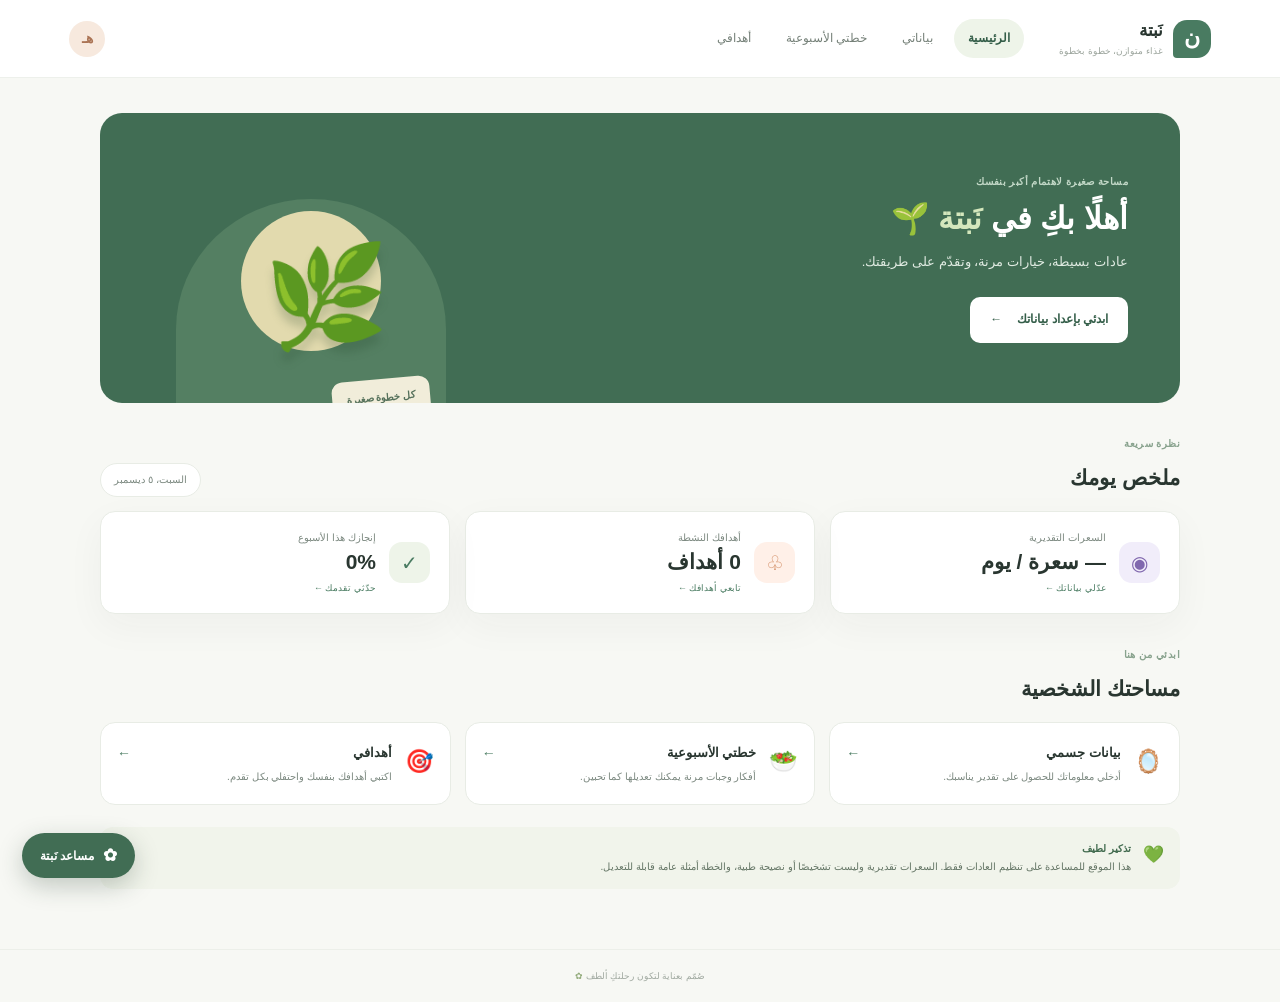
<file: index.html>
<!doctype html>
<html lang="ar" dir="rtl">
<head><meta charset="utf-8"><meta name="viewport" content="width=device-width,initial-scale=1"><meta name="theme-color" content="#f5f7ef"><title>نَبتة | يومك بتوازن</title><link rel="stylesheet" href="style.css"><script defer src="script.js"></script><script defer src="assistant.js"></script></head>
<body><header class="topbar"><a class="brand" href="index.html"><span class="brand-mark">ن</span><span>نَبتة<small>غذاء متوازن، خطوة بخطوة</small></span></a><button class="menu-toggle" aria-label="فتح القائمة">☰</button><nav class="nav"><a class="active" href="index.html">الرئيسية</a><a href="body.html">بياناتي</a><a href="plan.html">خطتي الأسبوعية</a><a href="goals.html">أهدافي</a></nav><span class="avatar">هـ</span></header>
<main class="container"><section class="hero"><div><p class="eyebrow">مساحة صغيرة لاهتمام أكبر بنفسك</p><h1>أهلًا بكِ في <em>نَبتة</em> 🌱</h1><p class="hero-copy">عادات بسيطة، خيارات مرنة، وتقدّم على طريقتك.</p><a class="button button-light" href="body.html">ابدئي بإعداد بياناتك <span>←</span></a></div><div class="hero-art"><div class="sun"></div><div class="plant">🌿</div><div class="hero-note">كل خطوة صغيرة<br>تُحسب لكِ ✨</div></div></section>
<section class="section-head"><div><p class="eyebrow">نظرة سريعة</p><h2>ملخص يومك</h2></div><span class="date-chip" id="today-label"></span></section><section class="stats-grid"><article class="stat-card"><div class="stat-icon lilac">◉</div><span>السعرات التقديرية</span><strong id="dashboard-calories">— <small>سعرة / يوم</small></strong><a href="body.html">عدّلي بياناتك ←</a></article><article class="stat-card"><div class="stat-icon peach">♧</div><span>أهدافك النشطة</span><strong id="dashboard-goals">0 <small>أهداف</small></strong><a href="goals.html">تابعي أهدافك ←</a></article><article class="stat-card"><div class="stat-icon mint">✓</div><span>إنجازك هذا الأسبوع</span><strong id="dashboard-progress">0<small>%</small></strong><a href="goals.html">حدّثي تقدمك ←</a></article></section>
<section class="section-head"><div><p class="eyebrow">ابدئي من هنا</p><h2>مساحتك الشخصية</h2></div></section><section class="quick-grid"><a class="quick-card" href="body.html"><span class="quick-emoji">🪞</span><div><h3>بيانات جسمي</h3><p>أدخلي معلوماتك للحصول على تقدير يناسبك.</p></div><span class="arrow">←</span></a><a class="quick-card" href="plan.html"><span class="quick-emoji">🥗</span><div><h3>خطتي الأسبوعية</h3><p>أفكار وجبات مرنة يمكنك تعديلها كما تحبين.</p></div><span class="arrow">←</span></a><a class="quick-card" href="goals.html"><span class="quick-emoji">🎯</span><div><h3>أهدافي</h3><p>اكتبي أهدافك بنفسك واحتفلي بكل تقدم.</p></div><span class="arrow">←</span></a></section><aside class="notice"><span>💚</span><p><strong>تذكير لطيف</strong><br>هذا الموقع للمساعدة على تنظيم العادات فقط. السعرات تقديرية وليست تشخيصًا أو نصيحة طبية، والخطة أمثلة عامة قابلة للتعديل.</p></aside></main><footer>صُمّم بعناية لتكون رحلتكِ ألطف <span>✿</span></footer></body></html>
</file>
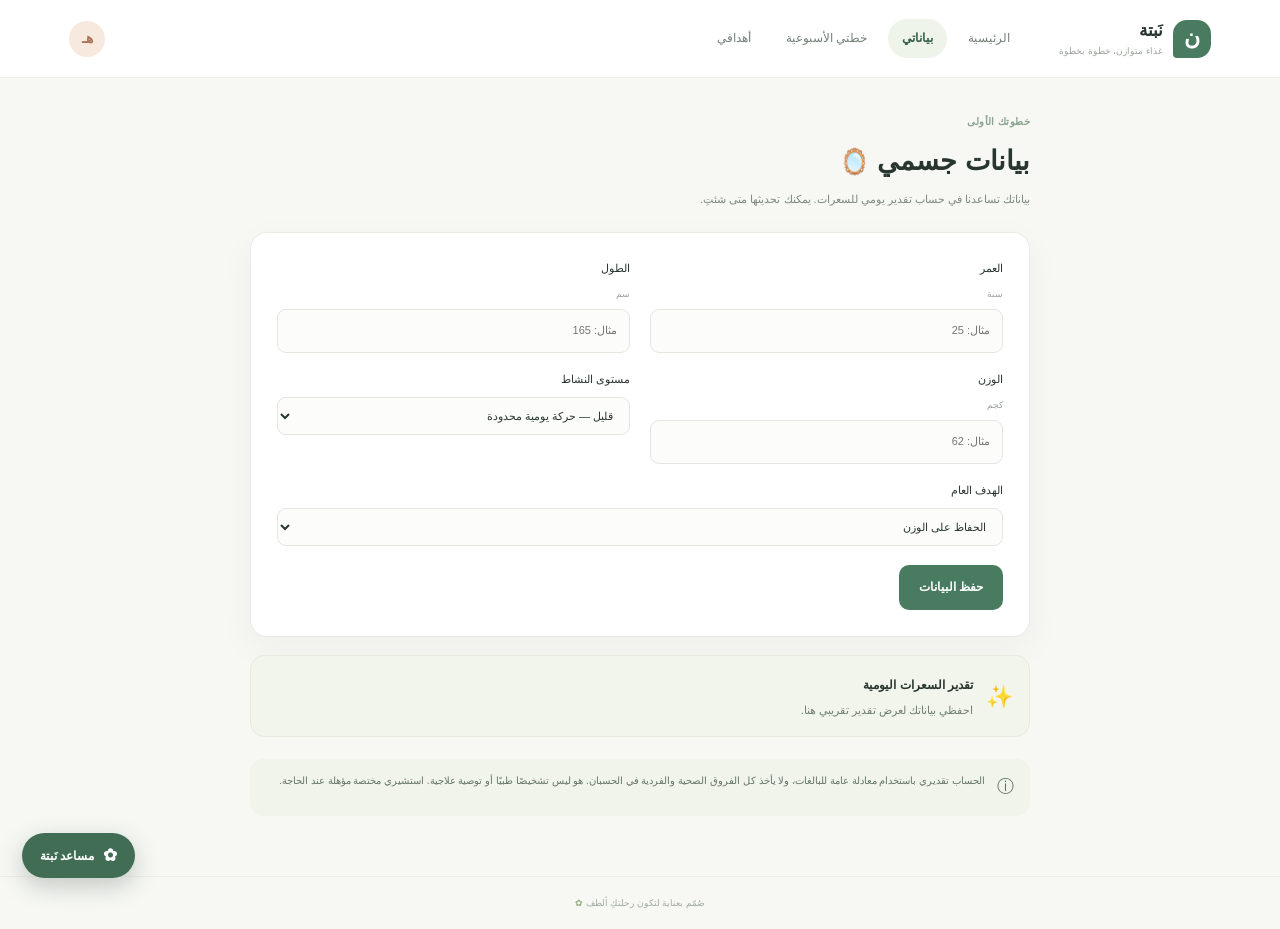
<file: body.html>
<!doctype html><html lang="ar" dir="rtl"><head><meta charset="utf-8"><meta name="viewport" content="width=device-width,initial-scale=1"><title>بيانات جسمي | نَبتة</title><link rel="stylesheet" href="style.css"><script defer src="script.js"></script><script defer src="assistant.js"></script></head><body><header class="topbar"><a class="brand" href="index.html"><span class="brand-mark">ن</span><span>نَبتة<small>غذاء متوازن، خطوة بخطوة</small></span></a><button class="menu-toggle" aria-label="فتح القائمة">☰</button><nav class="nav"><a href="index.html">الرئيسية</a><a class="active" href="body.html">بياناتي</a><a href="plan.html">خطتي الأسبوعية</a><a href="goals.html">أهدافي</a></nav><span class="avatar">هـ</span></header><main class="container narrow"><div class="page-intro"><p class="eyebrow">خطوتك الأولى</p><h1>بيانات جسمي <span>🪞</span></h1><p>بياناتك تساعدنا في حساب تقدير يومي للسعرات. يمكنك تحديثها متى شئتِ.</p></div><form id="body-form" class="panel form-grid"><label>العمر <span class="unit">سنة</span><input type="number" name="age" min="14" max="100" placeholder="مثال: 25" required></label><label>الطول <span class="unit">سم</span><input type="number" name="height" min="130" max="220" placeholder="مثال: 165" required></label><label>الوزن <span class="unit">كجم</span><input type="number" name="weight" min="35" max="250" step="0.1" placeholder="مثال: 62" required></label><label>مستوى النشاط<select name="activity"><option value="1.2">قليل — حركة يومية محدودة</option><option value="1.375">خفيف — نشاط خفيف 1–3 أيام أسبوعيًا</option><option value="1.55">متوسط — نشاط 3–5 أيام أسبوعيًا</option><option value="1.725">عالٍ — نشاط قوي 6–7 أيام أسبوعيًا</option></select></label><label class="full">الهدف العام<select name="goal"><option value="maintain">الحفاظ على الوزن</option><option value="lose">تنظيم العادات وتقليل الوزن تدريجيًا</option><option value="gain">تنظيم العادات وزيادة الوزن تدريجيًا</option></select></label><div class="form-actions full"><button class="button" type="submit">حفظ البيانات</button><span id="body-saved" class="success-msg"></span></div></form><div class="calorie-result" id="calorie-result"><span>✨</span><div><strong>تقدير السعرات اليومية</strong><p>احفظي بياناتك لعرض تقدير تقريبي هنا.</p></div></div><aside class="notice"><span>ⓘ</span><p>الحساب تقديري باستخدام معادلة عامة للبالغات، ولا يأخذ كل الفروق الصحية والفردية في الحسبان. هو ليس تشخيصًا طبيًا أو توصية علاجية. استشيري مختصة مؤهلة عند الحاجة.</p></aside></main><footer>صُمّم بعناية لتكون رحلتكِ ألطف <span>✿</span></footer></body></html>
</file>
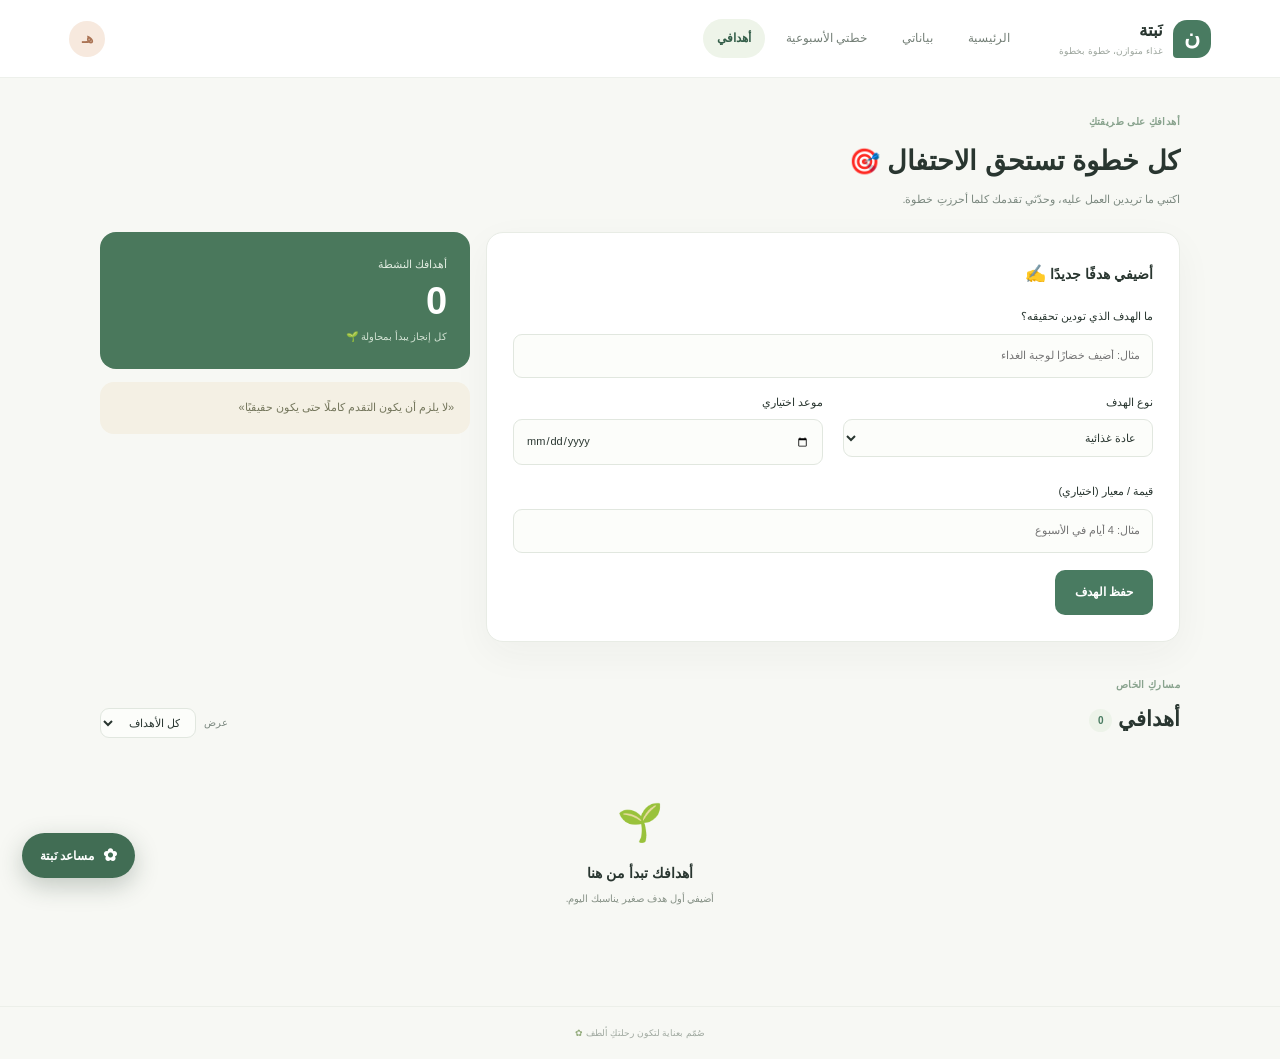
<file: goals.html>
<!doctype html><html lang="ar" dir="rtl"><head><meta charset="utf-8"><meta name="viewport" content="width=device-width,initial-scale=1"><title>أهدافي | نَبتة</title><link rel="stylesheet" href="style.css"><script defer src="script.js"></script><script defer src="assistant.js"></script></head><body><header class="topbar"><a class="brand" href="index.html"><span class="brand-mark">ن</span><span>نَبتة<small>غذاء متوازن، خطوة بخطوة</small></span></a><button class="menu-toggle" aria-label="فتح القائمة">☰</button><nav class="nav"><a href="index.html">الرئيسية</a><a href="body.html">بياناتي</a><a href="plan.html">خطتي الأسبوعية</a><a class="active" href="goals.html">أهدافي</a></nav><span class="avatar">هـ</span></header><main class="container"><div class="page-intro"><p class="eyebrow">أهدافكِ على طريقتكِ</p><h1>كل خطوة تستحق الاحتفال <span>🎯</span></h1><p>اكتبي ما تريدين العمل عليه، وحدّثي تقدمك كلما أحرزتِ خطوة.</p></div><section class="goal-layout"><form id="goal-form" class="panel goal-form"><h2 id="goal-form-title">أضيفي هدفًا جديدًا <span>✍️</span></h2><input type="hidden" name="id"><label>ما الهدف الذي تودين تحقيقه؟<input name="title" maxlength="90" placeholder="مثال: أضيف خضارًا لوجبة الغداء" required></label><div class="form-grid"><label>نوع الهدف<select name="type"><option>عادة غذائية</option><option>حركة ونشاط</option><option>عناية بالنفس</option><option>هدف شخصي</option></select></label><label>موعد اختياري<input type="date" name="dueDate"></label><label class="full">قيمة / معيار (اختياري)<input name="target" maxlength="60" placeholder="مثال: 4 أيام في الأسبوع"></label></div><button class="button" type="submit" id="goal-submit">حفظ الهدف</button><button class="text-button hidden" type="button" id="cancel-edit">إلغاء التعديل</button></form><div class="goal-side"><div class="goal-total-card"><span>أهدافك النشطة</span><strong id="goal-count">0</strong><small>كل إنجاز يبدأ بمحاولة 🌱</small></div><div class="mini-tip">«لا يلزم أن يكون التقدم كاملًا حتى يكون حقيقيًا»</div></div></section><section class="section-head goals-heading"><div><p class="eyebrow">مساركِ الخاص</p><h2>أهدافي <span class="count-pill" id="goal-heading-count">0</span></h2></div><div class="filter-wrap"><label for="goal-filter">عرض</label><select id="goal-filter"><option value="all">كل الأهداف</option><option value="active">النشطة</option><option value="done">المكتملة</option></select></div></section><div id="goal-list" class="goals-list"></div><div id="goal-empty" class="empty-state"><span>🌱</span><h3>أهدافك تبدأ من هنا</h3><p>أضيفي أول هدف صغير يناسبك اليوم.</p></div></main><footer>صُمّم بعناية لتكون رحلتكِ ألطف <span>✿</span></footer></body></html>
</file>
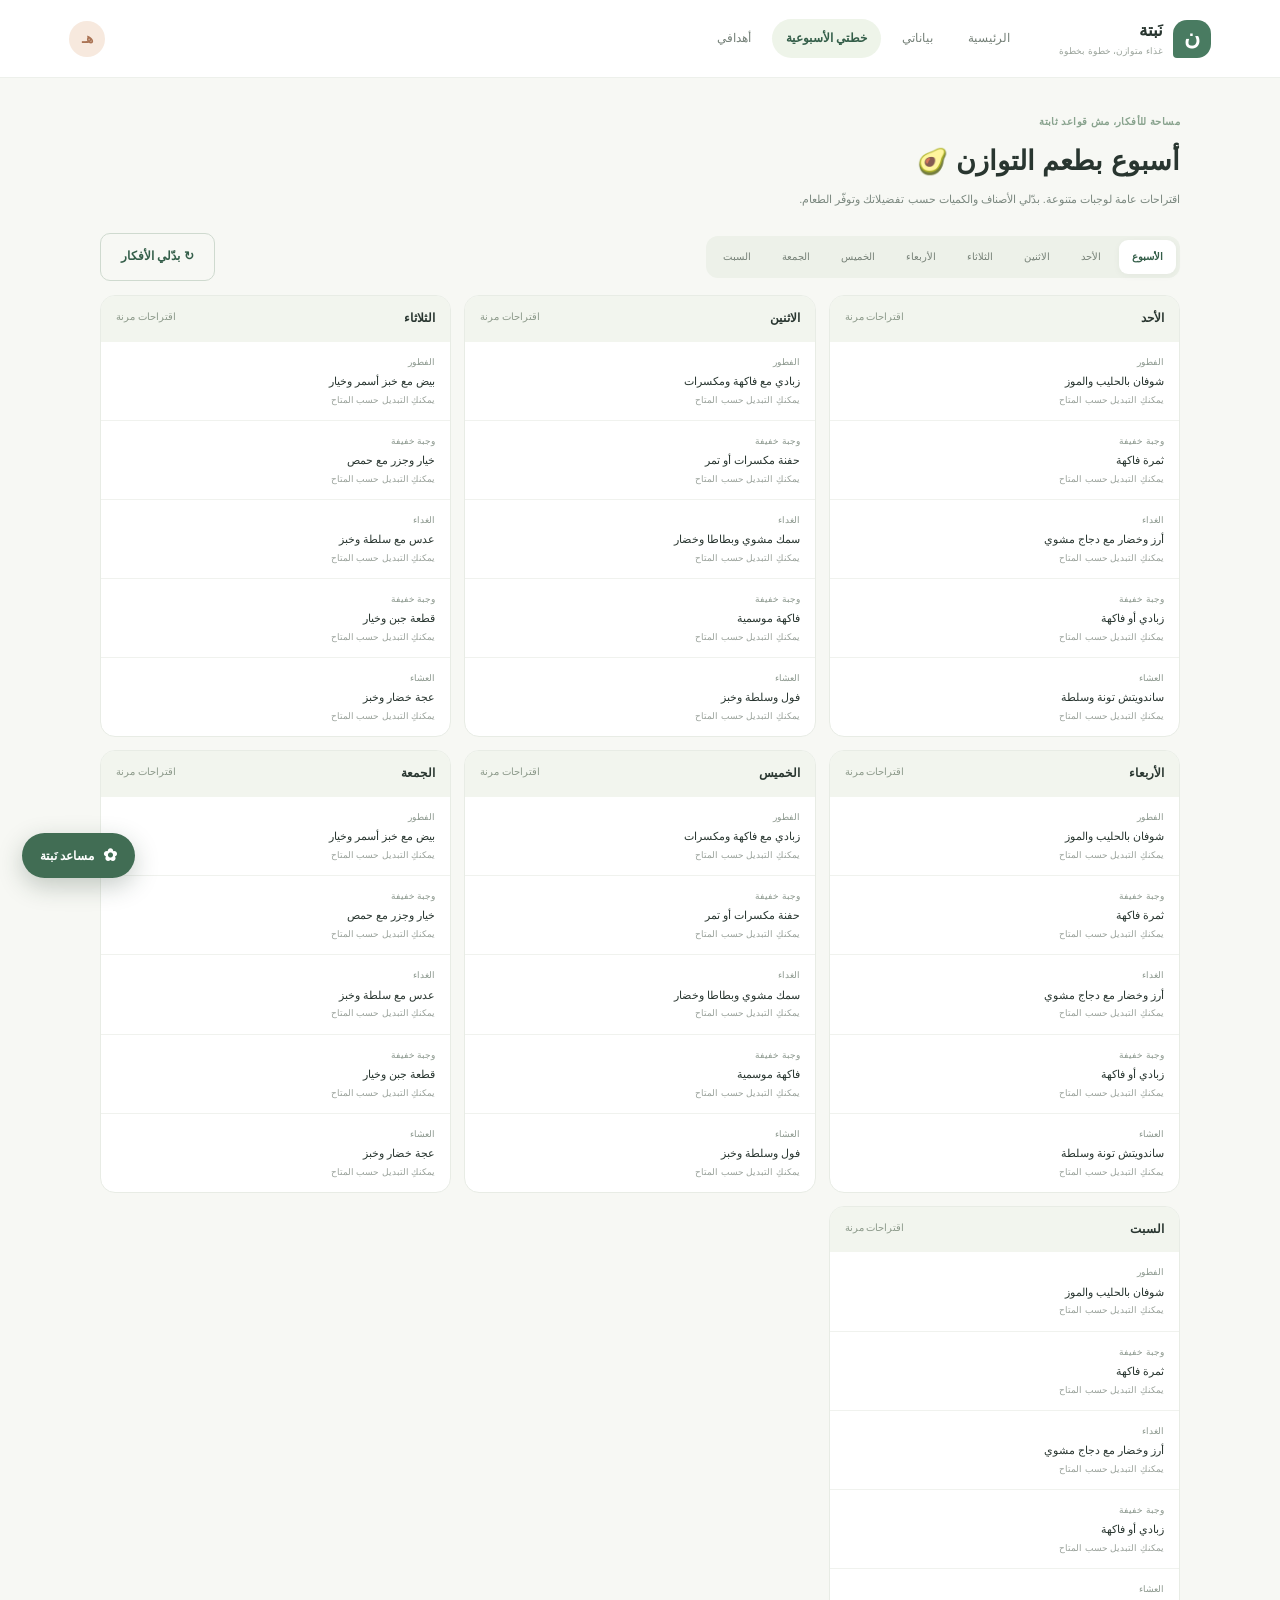
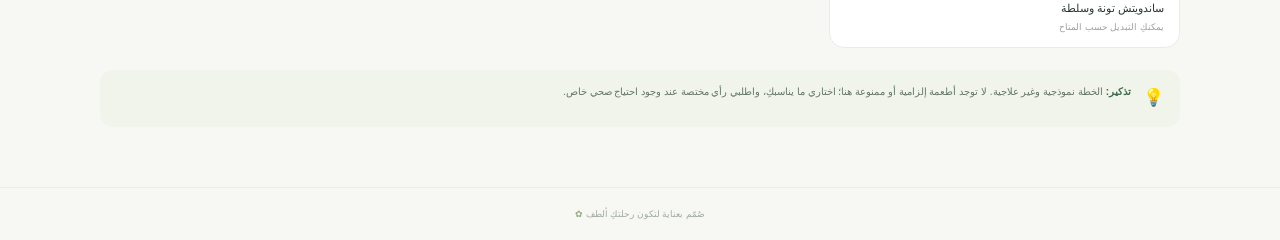
<file: plan.html>
<!doctype html><html lang="ar" dir="rtl"><head><meta charset="utf-8"><meta name="viewport" content="width=device-width,initial-scale=1"><title>خطتي الأسبوعية | نَبتة</title><link rel="stylesheet" href="style.css"><script defer src="script.js"></script><script defer src="assistant.js"></script></head><body><header class="topbar"><a class="brand" href="index.html"><span class="brand-mark">ن</span><span>نَبتة<small>غذاء متوازن، خطوة بخطوة</small></span></a><button class="menu-toggle" aria-label="فتح القائمة">☰</button><nav class="nav"><a href="index.html">الرئيسية</a><a href="body.html">بياناتي</a><a class="active" href="plan.html">خطتي الأسبوعية</a><a href="goals.html">أهدافي</a></nav><span class="avatar">هـ</span></header><main class="container"><div class="page-intro"><p class="eyebrow">مساحة للأفكار، مش قواعد ثابتة</p><h1>أسبوع بطعم التوازن <span>🥑</span></h1><p>اقتراحات عامة لوجبات متنوعة. بدّلي الأصناف والكميات حسب تفضيلاتك وتوفّر الطعام.</p></div><div class="plan-toolbar"><div class="week-tabs" id="week-tabs"></div><button class="button button-outline" id="shuffle-plan">↻ بدّلي الأفكار</button></div><div id="meal-plan" class="meal-grid"></div><aside class="notice"><span>💡</span><p><strong>تذكير:</strong> الخطة نموذجية وغير علاجية. لا توجد أطعمة إلزامية أو ممنوعة هنا؛ اختاري ما يناسبكِ، واطلبي رأي مختصة عند وجود احتياج صحي خاص.</p></aside></main><footer>صُمّم بعناية لتكون رحلتكِ ألطف <span>✿</span></footer></body></html>
</file>
<file: style.css>
:root{--ink:#293630;--muted:#7c8980;--green:#497b61;--green-dark:#345e49;--pale:#eef4e9;--paper:#fff;--line:#e8ece5;--bg:#f7f8f4;--peach:#fff0e8;--lav:#f1edfa;--shadow:0 12px 38px #26372b0b}*{box-sizing:border-box}body{margin:0;background:var(--bg);color:var(--ink);font-family:'Tahoma','Arial',sans-serif;font-size:14px;line-height:1.8}a{color:inherit;text-decoration:none}button,input,select{font:inherit}.topbar{height:78px;background:#fff;display:flex;align-items:center;padding:0 max(calc((100% - 1160px)/2),5.4%);gap:35px;border-bottom:1px solid #edf0eb}.brand{display:flex;align-items:center;gap:10px;font-weight:700;font-size:17px;line-height:1.3;white-space:nowrap}.brand small{display:block;color:#9ba49c;font-size:9px;font-weight:400;margin-top:4px}.brand-mark{width:38px;height:38px;background:var(--green);border-radius:14px 14px 14px 4px;color:white;display:grid;place-items:center;font-size:22px}.nav{display:flex;align-items:center;gap:7px;flex:1}.nav a{padding:9px 14px;border-radius:22px;color:#758078;font-size:12px;transition:.2s}.nav a:hover,.nav a.active{background:var(--pale);color:var(--green-dark);font-weight:600}.avatar{width:36px;height:36px;border-radius:50%;background:#f7e9de;color:#aa7354;display:grid;place-items:center;font-weight:600}.menu-toggle{display:none;border:0;background:none;color:var(--ink);font-size:20px}.container{width:min(1080px,90%);margin:35px auto 60px}.narrow{max-width:780px}.hero{min-height:290px;background:#416d54;border-radius:22px;padding:42px 52px;color:white;display:flex;position:relative;overflow:hidden;align-items:center}.hero>div:first-child{z-index:2}.eyebrow{font-size:10px;text-transform:uppercase;letter-spacing:.04em;color:#89a38e;font-weight:600;margin:0 0 6px}.hero .eyebrow{color:#c1d7c6}.hero h1{font-size:31px;line-height:1.45;margin:0 0 8px;font-weight:600}.hero h1 em{font-style:normal;color:#d4e7bd}.hero-copy{color:#e0ebe2;margin:0 0 24px;font-size:13px}.button{border:0;border-radius:10px;background:var(--green);color:white;padding:12px 20px;cursor:pointer;font-weight:600;font-size:12px;transition:.18s;display:inline-flex;gap:15px;align-items:center;justify-content:center}.button:hover{background:var(--green-dark);transform:translateY(-1px)}.button-light{background:#fff;color:var(--green-dark)}.button-light:hover{background:#eff4e9;color:var(--green-dark)}.button-outline{background:transparent;border:1px solid #cfdacf;color:var(--green-dark)}.button-outline:hover{background:var(--pale)}.hero-art{position:absolute;left:7%;bottom:-56px;width:270px;height:260px;background:#547f62;border-radius:50% 50% 0 0;display:grid;place-items:center}.sun{position:absolute;width:140px;height:140px;border-radius:50%;background:#e2daae;top:12px;left:65px}.plant{position:absolute;z-index:1;top:7px;left:88px;font-size:100px;filter:drop-shadow(0 10px 4px #1f422533)}.hero-note{position:absolute;bottom:24px;right:15px;background:#f1edda;color:#54705a;padding:10px 14px;border-radius:11px;font-size:10px;font-weight:600;transform:rotate(-5deg)}.section-head{display:flex;align-items:end;justify-content:space-between;margin:32px 0 14px}.section-head h2,.page-intro h1{font-size:21px;margin:0;font-weight:600}.date-chip{font-size:10px;color:var(--muted);background:#fff;border:1px solid var(--line);border-radius:20px;padding:7px 13px}.stats-grid{display:grid;grid-template-columns:repeat(3,1fr);gap:15px}.stat-card{background:#fff;border:1px solid var(--line);border-radius:15px;padding:17px 19px;display:grid;grid-template-columns:43px 1fr;column-gap:11px;align-items:center;box-shadow:var(--shadow)}.stat-icon{width:41px;height:41px;border-radius:13px;display:grid;place-items:center;font-size:20px;grid-row:span 3}.lilac{background:var(--lav);color:#8068ae}.peach{background:var(--peach);color:#d18a61}.mint{background:var(--pale);color:var(--green)}.stat-card>span{font-size:10px;color:var(--muted)}.stat-card strong{font-size:21px;font-weight:600;line-height:1.45}.stat-card strong small{font-size:9px;color:#929c94;font-weight:400}.stat-card>a{font-size:9px;color:var(--green);margin-top:3px}.quick-grid{display:grid;grid-template-columns:repeat(3,1fr);gap:14px}.quick-card{display:flex;gap:13px;align-items:flex-start;background:white;padding:18px 16px;border:1px solid var(--line);border-radius:15px;transition:.2s}.quick-card:hover{transform:translateY(-3px);box-shadow:var(--shadow)}.quick-emoji{font-size:23px}.quick-card h3{margin:0;font-size:13px}.quick-card p{font-size:10px;color:var(--muted);margin:3px 0 0;line-height:1.8}.arrow{margin-right:auto;color:var(--green)}.notice{margin-top:22px;border-radius:13px;background:#f1f4eb;color:#657666;padding:13px 16px;display:flex;gap:12px;align-items:flex-start;font-size:10px}.notice>span{font-size:17px}.notice p{margin:0}.notice strong{color:#426b4f}.page-intro{margin:14px 0 23px}.page-intro h1{font-size:27px;margin:0 0 4px}.page-intro h1 span{font-size:25px}.page-intro>p:last-child{color:var(--muted);font-size:11px;margin:0}.panel{background:#fff;border:1px solid var(--line);border-radius:17px;padding:26px;box-shadow:var(--shadow)}.form-grid{display:grid;grid-template-columns:1fr 1fr;gap:17px 20px}.form-grid label,.goal-form label{font-size:11px;font-weight:500;display:flex;flex-direction:column;gap:7px}.form-grid input,.form-grid select,.goal-form input,.goal-form select,.filter-wrap select{width:100%;border:1px solid #e1e7df;background:#fcfdfa;border-radius:9px;padding:11px 12px;color:var(--ink);outline:none;font-size:11px}.form-grid input:focus,.form-grid select:focus,.goal-form input:focus,.goal-form select:focus{border-color:#7fa289;box-shadow:0 0 0 3px #497b6116}.unit{font-size:9px;color:#99a29b}.full{grid-column:1/-1}.form-actions{display:flex;align-items:center;gap:12px;margin-top:2px}.success-msg{color:var(--green);font-size:10px}.calorie-result{margin:18px 0 0;background:#f2f5ec;border:1px solid #e5ecdf;border-radius:14px;padding:16px;display:flex;gap:13px;align-items:center}.calorie-result>span{font-size:22px}.calorie-result strong{font-size:12px}.calorie-result p{margin:3px 0 0;color:#6e7e70;font-size:11px}.calorie-value{font-size:19px!important;color:var(--green-dark)}.plan-toolbar{display:flex;justify-content:space-between;align-items:center;margin:24px 0 14px}.week-tabs{display:flex;gap:5px;background:#edf1e9;border-radius:12px;padding:4px}.week-tabs button{border:0;border-radius:9px;padding:8px 13px;background:transparent;color:#778278;cursor:pointer;font-size:10px}.week-tabs button.active{background:#fff;color:var(--green-dark);font-weight:600;box-shadow:0 2px 7px #2438270c}.meal-grid{display:grid;grid-template-columns:repeat(3,1fr);gap:13px}.day-card{background:white;border:1px solid var(--line);border-radius:15px;overflow:hidden}.day-title{background:#f2f5ee;padding:12px 15px;display:flex;justify-content:space-between;font-size:12px;font-weight:600}.day-title span{color:#8d9a8b;font-size:10px;font-weight:400}.meal{padding:12px 15px;border-bottom:1px solid #f0f2ee}.meal:last-child{border:0}.meal-label{font-size:9px;color:#8b978d}.meal-name{font-size:11px;font-weight:500;margin-top:2px}.meal-note{font-size:9px;color:#99a19a}.goal-layout{display:grid;grid-template-columns:1.5fr .8fr;gap:16px}.goal-form h2{font-size:14px;margin:0 0 17px}.goal-form h2 span{font-size:17px}.goal-form>.form-grid{margin-top:15px}.goal-form>.button{margin-top:17px}.text-button{border:0;background:transparent;color:#859087;font-size:10px;cursor:pointer;margin-right:10px}.hidden{display:none!important}.goal-side{display:flex;flex-direction:column;gap:13px}.goal-total-card{border-radius:16px;background:#4a785c;color:white;padding:23px;display:flex;flex-direction:column}.goal-total-card span{font-size:11px;color:#dfebdf}.goal-total-card strong{font-size:38px;line-height:1.4}.goal-total-card small{font-size:10px;color:#d3e3d4}.mini-tip{background:#f4f0e4;border-radius:14px;padding:16px;color:#74765c;font-size:11px}.goals-heading{margin-top:34px}.count-pill{display:inline-grid;place-items:center;background:#edf3e9;color:var(--green);font-size:10px;width:23px;height:23px;border-radius:50%;vertical-align:middle}.filter-wrap{display:flex;align-items:center;gap:8px;font-size:10px;color:var(--muted)}.filter-wrap select{width:auto;padding:7px 11px}.goals-list{display:grid;grid-template-columns:repeat(2,1fr);gap:13px}.goal-card{background:#fff;border:1px solid var(--line);border-radius:15px;padding:17px}.goal-card-top{display:flex;justify-content:space-between;gap:8px}.goal-kind{font-size:9px;color:var(--green);background:#eff4eb;padding:4px 9px;border-radius:15px}.goal-actions{display:flex;gap:5px}.goal-actions button{border:0;background:transparent;color:#89938b;cursor:pointer;font-size:10px}.goal-actions .delete{color:#c1766d}.goal-card h3{font-size:13px;margin:11px 0 2px}.goal-meta{font-size:9px;color:#97a098}.progress-head{display:flex;justify-content:space-between;font-size:9px;color:#758177;margin-top:13px}.progress-track{height:7px;border-radius:8px;background:#edf0eb;margin-top:5px;overflow:hidden}.progress-fill{height:100%;border-radius:8px;background:#77a37c;transition:width .3s}.progress-input{display:flex;gap:8px;align-items:center;margin-top:11px}.progress-input input{flex:1;accent-color:var(--green);cursor:pointer}.progress-input button{border:0;background:#edf4ec;color:var(--green);border-radius:7px;padding:5px 8px;font-size:9px;cursor:pointer}.goal-status{display:inline-block;margin-top:10px;font-size:9px;color:#7e8b7e}.goal-status.done{color:#47764e;font-weight:600}.empty-state{text-align:center;padding:38px;color:#879287;display:none}.empty-state.show{display:block}.empty-state span{font-size:37px}.empty-state h3{font-size:14px;color:var(--ink);margin:4px}.empty-state p{font-size:10px;margin:0}footer{text-align:center;padding:18px;color:#a0a9a0;font-size:9px;border-top:1px solid #ecefe9}footer span{color:#91aa79}
.sr-only{position:absolute;width:1px;height:1px;padding:0;margin:-1px;overflow:hidden;clip:rect(0,0,0,0);white-space:nowrap;border:0}
.assistant-launcher{position:fixed;z-index:20;bottom:22px;left:22px;border:0;border-radius:28px;background:#416d54;color:#fff;box-shadow:0 8px 24px #233b2d40;padding:12px 18px;display:flex;align-items:center;gap:9px;font:600 12px 'Tahoma','Arial',sans-serif;cursor:pointer}.assistant-launcher span:first-child{font-size:17px}.assistant-launcher:hover,.assistant-launcher.is-open{background:#345e49}.assistant-panel{position:fixed;z-index:21;bottom:78px;left:22px;width:min(360px,calc(100vw - 32px));height:min(510px,calc(100dvh - 112px));border:1px solid #e4ebe2;border-radius:18px;background:#fff;box-shadow:0 18px 55px #1b2b2030;display:flex;flex-direction:column;overflow:hidden}.assistant-panel[hidden]{display:none}.assistant-head{background:#416d54;color:#fff;padding:14px 16px;display:flex;align-items:center;gap:10px}.assistant-mark{width:35px;height:35px;border-radius:12px 12px 12px 4px;display:grid;place-items:center;background:#ffffff2e;font-size:19px}.assistant-head strong{display:block;font-size:12px}.assistant-head small{display:block;font-size:9px;color:#d7e8d9}.assistant-head small i{display:inline-block;width:6px;height:6px;border-radius:50%;background:#c2e8a9;margin-left:4px}.assistant-close{margin-right:auto;background:transparent;border:0;color:white;font-size:23px;line-height:1;cursor:pointer}.assistant-messages{flex:1;padding:14px;overflow:auto;display:flex;flex-direction:column;gap:10px}.assistant-bubble{max-width:88%;border-radius:13px;padding:10px 12px;font-size:10px;line-height:1.9;white-space:pre-wrap;overflow-wrap:anywhere}.assistant-bubble.bot{background:#f1f5ed;color:#3d5141;align-self:flex-start;border-bottom-right-radius:4px}.assistant-bubble.user{background:#416d54;color:white;align-self:flex-end;border-bottom-left-radius:4px}.assistant-suggestions{display:flex;gap:6px;flex-wrap:wrap}.assistant-suggestions button{border:1px solid #dce7d9;background:white;color:#53735a;border-radius:18px;padding:6px 9px;font:10px 'Tahoma','Arial',sans-serif;cursor:pointer}.assistant-suggestions button:hover{background:#f2f6ee}.assistant-form{display:flex;gap:8px;padding:10px 12px;border-top:1px solid #edf0eb}.assistant-form input{flex:1;min-width:0;border:1px solid #e2e8e0;border-radius:20px;padding:9px 12px;outline:none;font:11px 'Tahoma','Arial',sans-serif}.assistant-form input:focus{border-color:#7fa289}.assistant-form button{width:36px;height:36px;border:0;border-radius:50%;background:#416d54;color:white;font-size:18px;cursor:pointer}.assistant-disclaimer{text-align:center;color:#9aa39b;font-size:8px;padding:0 8px 9px}
@media(max-width:800px){.topbar{padding:0 5%;gap:12px}.menu-toggle{display:block;margin-right:auto}.nav{display:none;position:absolute;top:69px;right:5%;left:5%;z-index:5;background:#fff;box-shadow:var(--shadow);padding:10px;border-radius:13px;flex-direction:column;align-items:stretch}.nav.open{display:flex}.nav a{padding:10px 13px}.avatar{display:none}.hero{padding:34px 30px;min-height:265px}.hero-art{left:-25px;opacity:.68;transform:scale(.82);transform-origin:bottom left}.hero>div:first-child{max-width:67%}.stats-grid{gap:9px}.stat-card{padding:13px 10px;grid-template-columns:35px 1fr;gap:8px}.stat-icon{width:34px;height:34px}.stat-card strong{font-size:17px}.quick-grid{gap:9px}.quick-card{padding:14px 11px;gap:8px}.quick-card p{font-size:9px}.meal-grid{grid-template-columns:repeat(2,1fr)}}
@media(max-width:560px){.container{width:91%;margin-top:24px}.hero{min-height:245px;padding:27px 22px}.hero h1{font-size:24px}.hero-copy{font-size:11px}.hero-art{left:-78px;transform:scale(.72);opacity:.45}.hero>div:first-child{max-width:85%}.section-head{margin-top:25px}.stats-grid{grid-template-columns:1fr}.stat-card{grid-template-columns:42px 1fr;padding:13px 15px}.stat-icon{width:39px;height:39px}.quick-grid{grid-template-columns:1fr}.quick-card{align-items:center}.quick-card p{font-size:10px}.page-intro h1{font-size:23px}.panel{padding:19px}.form-grid{grid-template-columns:1fr;gap:13px}.full{grid-column:auto}.plan-toolbar{align-items:flex-start;gap:9px;flex-direction:column}.week-tabs{width:100%;overflow:auto}.week-tabs button{white-space:nowrap;flex:1;padding:8px 9px}.meal-grid{grid-template-columns:1fr}.goal-layout{grid-template-columns:1fr}.goal-side{display:grid;grid-template-columns:1fr 1fr}.goal-total-card{padding:14px}.goal-total-card strong{font-size:30px}.mini-tip{display:grid;place-items:center}.goals-list{grid-template-columns:1fr}.goals-heading{align-items:center}}
</file>
